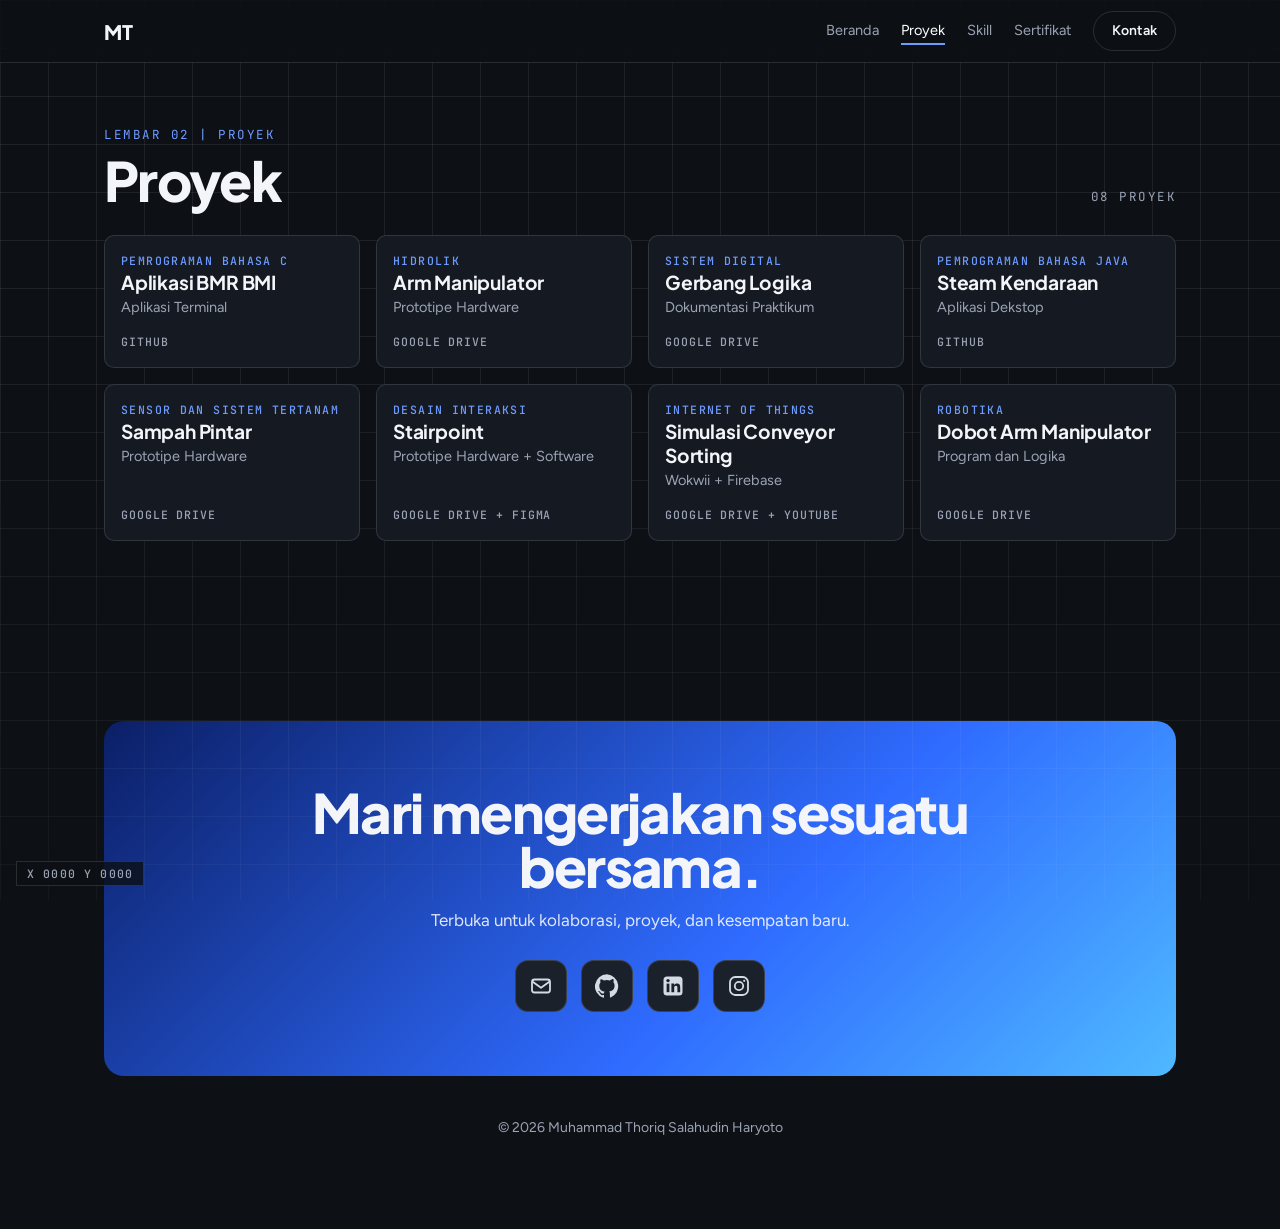
<file: proyek.html>
<!DOCTYPE html>
<html lang="id">
<head>
<meta charset="utf-8">
<meta name="viewport" content="width=device-width, initial-scale=1">
<meta name="theme-color" content="#0D1015">
<title>Proyek | Muhammad Thoriq Salahudin Haryoto</title>
<meta name="description" content="Portofolio pribadi mahasiswa Mekatronika dan Kecerdasan Buatan: robotika, IoT, sistem tertanam, dan desain interaksi.">
<link rel="preconnect" href="https://fonts.googleapis.com">
<link rel="preconnect" href="https://fonts.gstatic.com" crossorigin>
<link href="https://fonts.googleapis.com/css2?family=Plus+Jakarta+Sans:wght@500;700;800&family=Figtree:wght@400;500;600&family=JetBrains+Mono:wght@400;500&family=Caveat:wght@500;700&display=swap" rel="stylesheet">
<link rel="stylesheet" href="style.css">
</head>
<body data-page="proyek" data-title="Proyek">
<div class="gridlit" id="gridlit" aria-hidden="true"></div>
<div class="glow" id="glow" aria-hidden="true"></div>

<nav class="nav" id="nav"></nav>

<main>
  <section class="wrap pg">
    <div class="sh"><div><span class="mono">Lembar 02 | Proyek</span><h2>Proyek</h2></div><span class="mono" id="cnt" style="color:var(--muted)"></span></div>
    <div class="grid" id="grid"></div>
  </section>
</main>

<div class="band" id="kontak"></div>
<footer id="foot"></footer>

<div class="xy" id="xy">X 0000  Y 0000</div>

<dialog id="dlg" aria-label="Detail proyek">
  <div class="ban" id="dBan"><button class="x" id="dX" aria-label="Tutup">×</button><h3 id="dT"></h3></div>
  <div class="db"><span class="mono" id="dM"></span><p class="t" id="dD"></p><div class="ls" id="dL"></div></div>
</dialog>

<script src="data.js"></script>
<script src="app.js"></script>
</body>
</html>
</file>
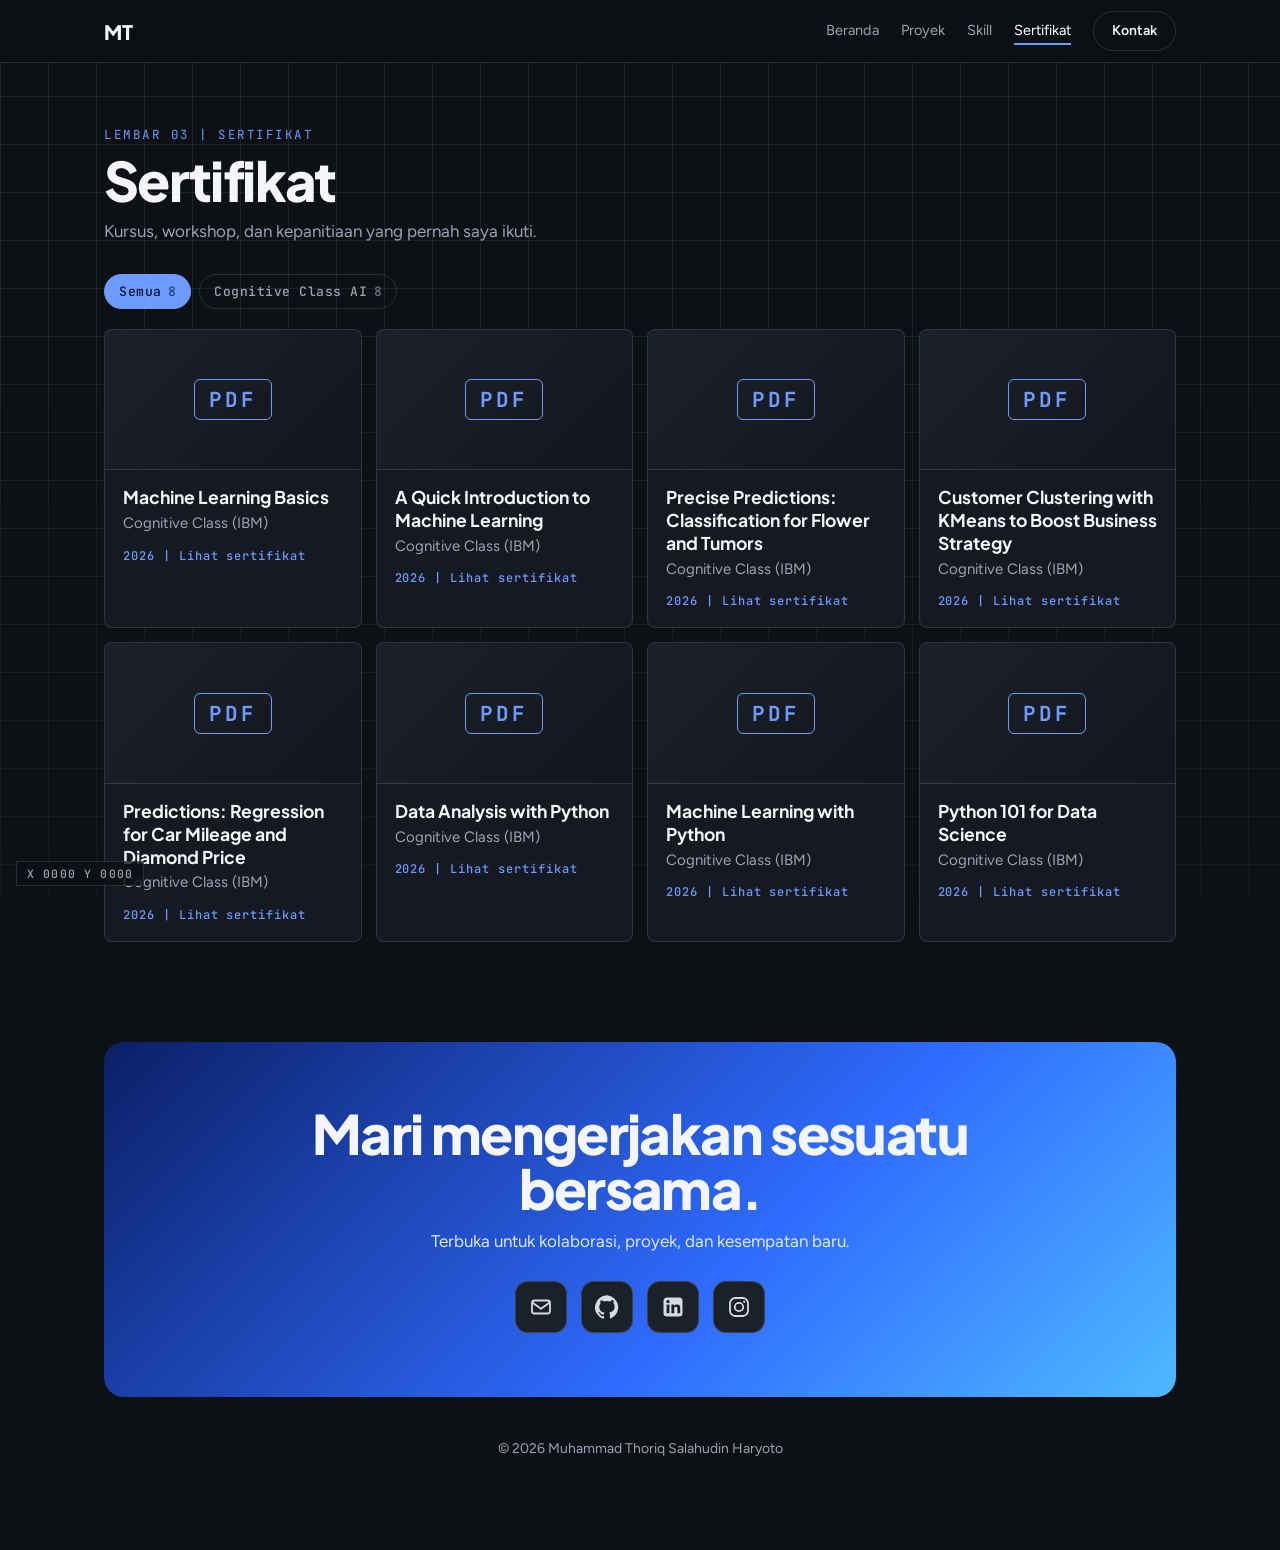
<file: sertifikat.html>
<!DOCTYPE html>
<html lang="id">
<head>
<meta charset="utf-8">
<meta name="viewport" content="width=device-width, initial-scale=1">
<meta name="theme-color" content="#0D1015">
<title>Sertifikat | Muhammad Thoriq Salahudin Haryoto</title>
<meta name="description" content="Daftar sertifikat kursus, pelatihan, dan kepanitiaan Muhammad Thoriq Salahudin Haryoto.">
<link rel="preconnect" href="https://fonts.googleapis.com">
<link rel="preconnect" href="https://fonts.gstatic.com" crossorigin>
<link href="https://fonts.googleapis.com/css2?family=Plus+Jakarta+Sans:wght@500;700;800&family=Figtree:wght@400;500;600&family=JetBrains+Mono:wght@400;500&family=Caveat:wght@500;700&display=swap" rel="stylesheet">
<link rel="stylesheet" href="style.css?v=4">
</head>
<body data-page="sertifikat" data-title="Sertifikat">
<div class="gridlit" id="gridlit" aria-hidden="true"></div>
<div class="glow" id="glow" aria-hidden="true"></div>

<nav class="nav" id="nav"></nav>

<main>
  <section class="wrap pg" id="top">
    <div class="sh">
      <div>
        <span class="mono">Lembar 03 | Sertifikat</span>
        <h2>Sertifikat</h2>
        <p class="sub">Kursus, workshop, dan kepanitiaan yang pernah saya ikuti.</p>
      </div>
    </div>
    <div class="filt" id="filt" role="tablist" aria-label="Kategori sertifikat"></div>
    <div class="certs" id="certs"></div>
  </section>
</main>

<div class="band" id="kontak"></div>
<footer id="foot"></footer>

<div class="xy" id="xy">X 0000  Y 0000</div>

<script src="data.js?v=3"></script>
<script src="app.js?v=4"></script>
</body>
</html>
</file>
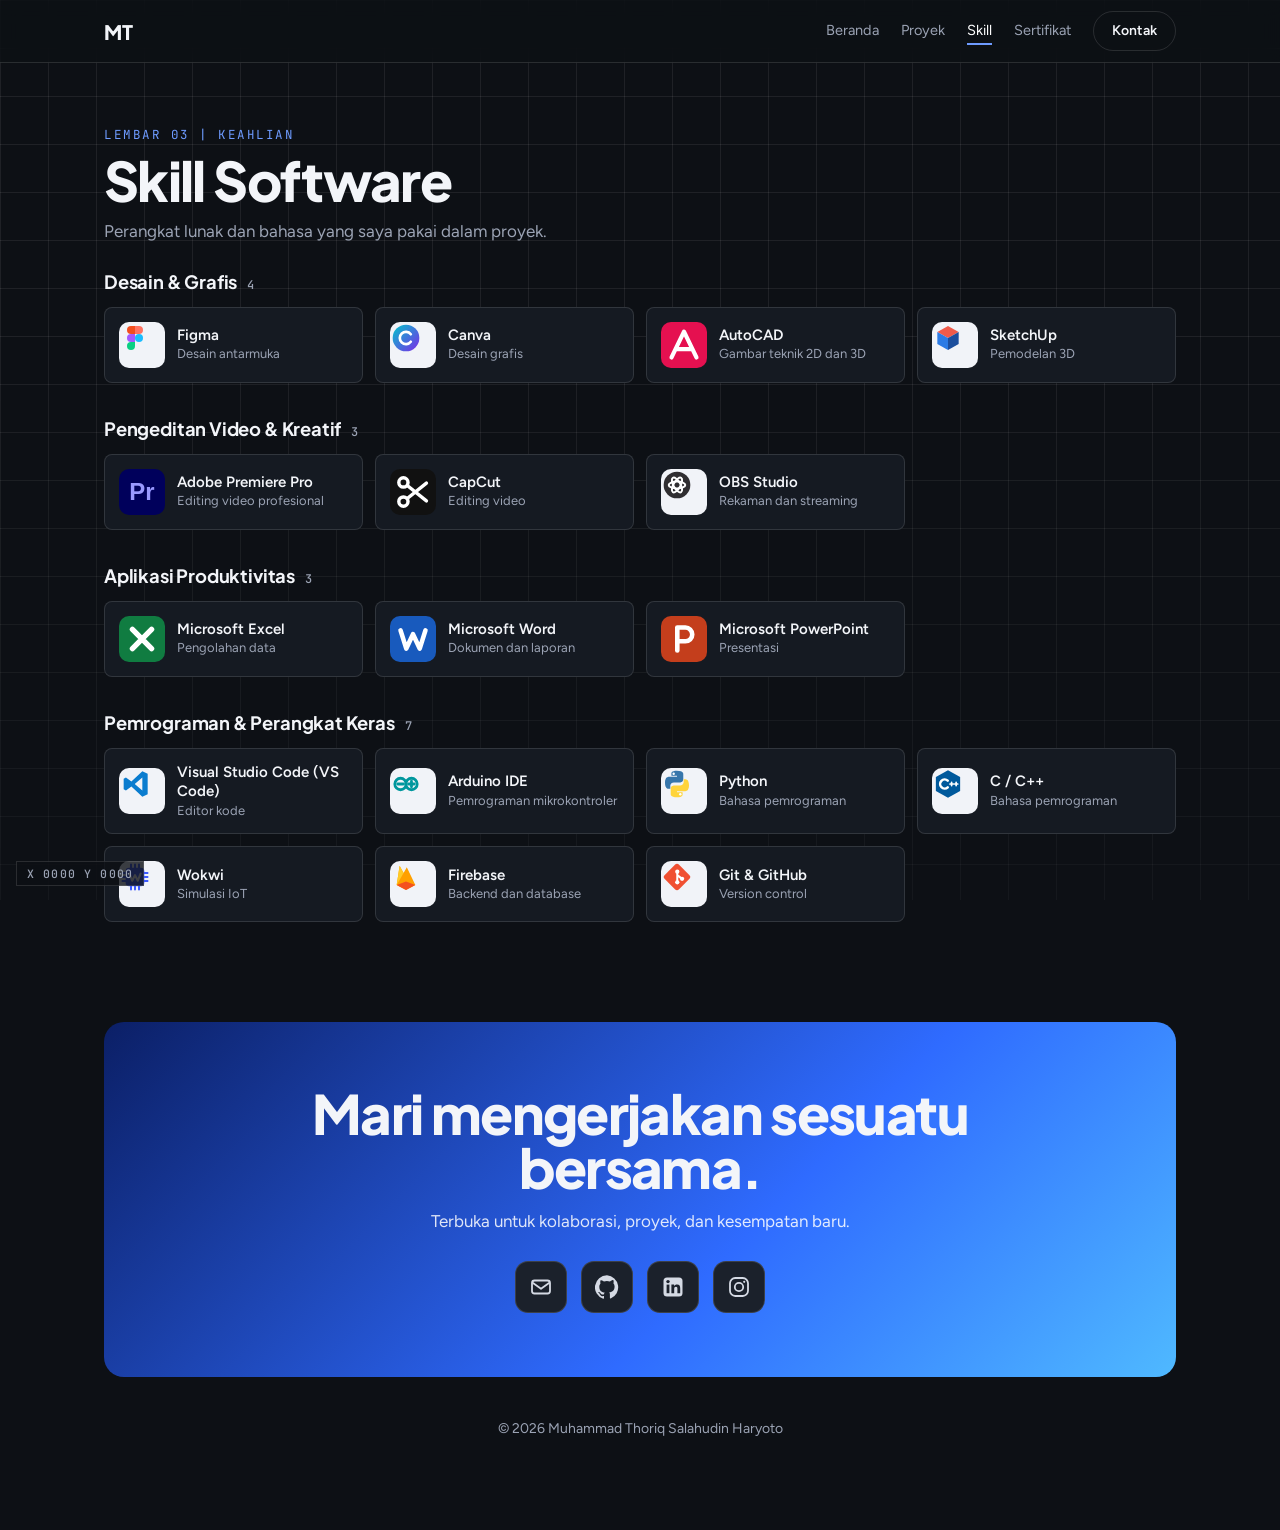
<file: skill.html>
<!DOCTYPE html>
<html lang="id">
<head>
<meta charset="utf-8">
<meta name="viewport" content="width=device-width, initial-scale=1">
<meta name="theme-color" content="#0D1015">
<title>Skill | Muhammad Thoriq Salahudin Haryoto</title>
<meta name="description" content="Portofolio pribadi mahasiswa Mekatronika dan Kecerdasan Buatan: robotika, IoT, sistem tertanam, dan desain interaksi.">
<link rel="preconnect" href="https://fonts.googleapis.com">
<link rel="preconnect" href="https://fonts.gstatic.com" crossorigin>
<link href="https://fonts.googleapis.com/css2?family=Plus+Jakarta+Sans:wght@500;700;800&family=Figtree:wght@400;500;600&family=JetBrains+Mono:wght@400;500&family=Caveat:wght@500;700&display=swap" rel="stylesheet">
<link rel="stylesheet" href="style.css?v=3">
</head>
<body data-page="skill" data-title="Skill">
<div class="gridlit" id="gridlit" aria-hidden="true"></div>
<div class="glow" id="glow" aria-hidden="true"></div>

<nav class="nav" id="nav"></nav>

<main>
  <section class="wrap pg">
    <span class="mono">Lembar 03 | Keahlian</span>
    <h2>Skill Software</h2>
    <p class="sub">Perangkat lunak dan bahasa yang saya pakai dalam proyek.</p>
    <div id="skills" style="margin-top:24px"></div>
  </section>
</main>

<div class="band" id="kontak"></div>
<footer id="foot"></footer>

<div class="xy" id="xy">X 0000  Y 0000</div>

<script src="data.js?v=3"></script>
<script src="app.js?v=3"></script>
</body>
</html>
</file>
<file: style.css>
/* Warna */
:root{
  --bg:#0D1015; --panel:#151A22; --panel2:#1B212B; --line:rgba(255,255,255,.12);
  --ink:#F3F5F9; --muted:#9BA3B4; --accent:#6E9BFF;
  --grad:linear-gradient(135deg,#0B1F66,#2F6BFF 60%,#4FB9FF);
  --head:"Plus Jakarta Sans",system-ui,-apple-system,"Segoe UI",sans-serif; --body:"Figtree",system-ui,-apple-system,"Segoe UI",Roboto,sans-serif;
  --mono:"JetBrains Mono",ui-monospace,Menlo,Consolas,monospace;
}
*{box-sizing:border-box}
html{scroll-behavior:smooth;background:var(--bg)}
body{margin:0;color:var(--ink);font:400 17px/1.65 var(--body);background:var(--bg);position:relative}
body::before{content:"";position:fixed;inset:0;pointer-events:none;background-image:linear-gradient(rgba(255,255,255,.075) 1px,transparent 1px),linear-gradient(90deg,rgba(255,255,255,.075) 1px,transparent 1px);background-size:48px 48px;-webkit-mask-image:linear-gradient(#000 35%,rgba(0,0,0,.45));mask-image:linear-gradient(#000 35%,rgba(0,0,0,.45))}
body.lock{overflow:hidden}
a{color:inherit}
button{font:inherit;color:inherit;cursor:pointer}
:focus-visible{outline:3px solid var(--accent);outline-offset:3px;border-radius:4px}
.wrap{position:relative;max-width:1120px;margin:0 auto;padding:0 24px}
.mono{font-family:var(--mono);font-size:12.5px;letter-spacing:.12em;text-transform:uppercase;color:var(--accent)}

/* Navigasi */
.nav{position:sticky;top:0;z-index:20;backdrop-filter:blur(10px);background:rgba(13,16,21,.75);border-bottom:1px solid var(--line)}
.nav .wrap{display:flex;align-items:center;gap:26px;height:62px}
.logo{font:800 1.25rem var(--head);text-decoration:none}
.nav .l{margin-left:auto;display:flex;align-items:center;gap:22px;font-size:14.5px}
.nav .l a{text-decoration:none;color:var(--muted)}
.nav .l a:hover{color:#fff}

/* Tentang */
.hero{display:grid;grid-template-columns:1.25fr .75fr;gap:56px;align-items:center;padding-top:72px;padding-bottom:70px}
.hero h1{font:800 clamp(1.9rem,4.4vw,3.5rem)/1.08 var(--head);letter-spacing:-.03em;overflow-wrap:anywhere;margin:12px 0 18px}
.hero .tag{font:500 clamp(1.15rem,2.2vw,1.5rem)/1.35 var(--head);margin:0 0 18px;max-width:20em}
.hero p.d{color:var(--muted);max-width:36em;margin:0 0 14px}
.btns{display:flex;gap:12px;flex-wrap:wrap;margin-top:26px}
.b{display:inline-block;padding:12px 24px;border-radius:99px;font-weight:600;text-decoration:none;border:1.5px solid transparent}
.b.w{background:#fff;color:#0D1015}
.b.o{border-color:rgba(255,255,255,.4)}
.b:hover{filter:brightness(.9)}
.frame{position:relative;justify-self:center;width:min(100%,340px);padding:14px}
.frame::before,.frame::after{content:"";position:absolute;width:34px;height:34px;border:2px solid var(--accent)}
.frame::before{top:0;left:0;border-right:0;border-bottom:0}
.frame::after{bottom:0;right:0;border-left:0;border-top:0}
.pic{aspect-ratio:4/5;border-radius:4px;background:var(--img,none) center/cover,var(--grad);display:grid;place-items:center;font:800 4.4rem var(--head);color:rgba(255,255,255,.55)}
.dim{position:absolute;font:500 11px var(--mono);letter-spacing:.1em;color:var(--accent);background:var(--bg);padding:0 6px}
.dim.t{top:-9px;left:56px}

/* Ringkasan */
.tb{display:grid;grid-template-columns:repeat(3,1fr);border:1px solid var(--line);margin:0 0 90px;background:var(--panel)}
.tb div{padding:14px 18px;border-right:1px solid var(--line);border-bottom:1px solid var(--line)}
.tb div:nth-child(3n){border-right:0}
.tb div:nth-last-child(-n+3){border-bottom:0}
.tb small{display:block;font:500 11px var(--mono);letter-spacing:.14em;color:var(--accent);text-transform:uppercase}
.tb span{font-weight:500}

section{padding-top:96px}
.sh{display:flex;flex-wrap:wrap;align-items:flex-end;justify-content:space-between;gap:16px;margin-bottom:24px}
h2{font:800 clamp(2.1rem,5vw,3.4rem)/1 var(--head);letter-spacing:-.03em;margin:6px 0 0}
.sub{color:var(--muted);margin:10px 0 0;max-width:34em}

/* Proyek: kotak maksimal 4 kolom */
.grid{display:grid;grid-template-columns:repeat(4,1fr);gap:16px}
.card{display:flex;flex-direction:column;text-align:left;padding:0;background:var(--panel);border:1px solid var(--line);border-radius:10px;overflow:hidden;transition:border-color .2s,transform .2s,box-shadow .2s}
.card:hover,.card:focus-visible{border-color:var(--accent);transform:translateY(-4px);box-shadow:0 16px 32px -16px rgba(0,0,0,.8)}
.th{position:relative;aspect-ratio:4/3;background:var(--img,none) center/cover,var(--panel2);border-bottom:1px solid var(--line);overflow:hidden}
.th.no{background:repeating-linear-gradient(45deg,var(--panel2) 0 10px,#171C25 10px 20px)}
.th.no::after{content:attr(data-n);position:absolute;right:12px;bottom:-4px;font:800 4.2rem/1 var(--head);color:rgba(255,255,255,.08)}
.cb{padding:16px 16px 18px;display:flex;flex-direction:column;gap:2px;flex:1}
.cb .c{font:500 11.5px var(--mono);letter-spacing:.12em;text-transform:uppercase;color:var(--accent)}
.cb .h{font:700 1.2rem/1.25 var(--head);letter-spacing:-.01em}
.cb .sb{color:var(--muted);font-size:14.5px}
.cb .k{margin-top:auto;padding-top:12px;font:500 11.5px var(--mono);letter-spacing:.08em;text-transform:uppercase;color:var(--muted)}


button.b{background:none;color:inherit;cursor:pointer}

/* Dobot */
.demo{display:grid;grid-template-columns:1.05fr .95fr;gap:16px;align-items:stretch}
.scene{background:var(--panel);border:1px solid var(--line);border-radius:12px;padding:10px;display:flex}
.scene svg{display:block;width:100%;height:auto;align-self:center}
.lbl{font:500 10px var(--mono);letter-spacing:.14em;fill:#6B7589}
.win{display:flex;flex-direction:column;background:#0A0D12;border:1px solid var(--line);border-radius:12px;overflow:hidden;min-width:0}
.wh{display:flex;align-items:center;gap:7px;padding:10px 14px;border-bottom:1px solid var(--line);font:500 12px var(--mono);color:var(--muted)}
.wh i{width:10px;height:10px;border-radius:50%;display:block}
.wh i:nth-child(1){background:#FF5D5D}.wh i:nth-child(2){background:#FFC24B}.wh i:nth-child(3){background:#3DDC97}
.wh span{margin-left:8px}
.src{margin:0;padding:12px 0;font:400 12px/1.8 var(--mono);color:#D9DEE9;overflow-x:auto;counter-reset:n;white-space:pre}
.ln{display:block;padding-right:14px;border-left:3px solid transparent;transition:background .2s}
.ln::before{counter-increment:n;content:counter(n);display:inline-block;width:2.4em;text-align:right;margin-right:1em;color:#566075}
.ln.on{background:rgba(47,107,255,.2);border-left-color:#4F86FF}
.ln .k{color:#FF8A6B}.ln .s{color:#7EE0A5}.ln .n{color:#FFD166}.ln .c{color:#6B7589}
.logh{border-top:1px solid var(--line);padding:8px 14px 0;font:500 11px var(--mono);letter-spacing:.14em;color:#566075;background:#0D1015}
.log{padding:2px 14px 12px;font:400 12.5px/1.65 var(--mono);color:#7EE0A5;min-height:8.4em;background:#0D1015;white-space:pre-wrap}
.sr{position:absolute;width:1px;height:1px;margin:0;overflow:hidden;clip:rect(0 0 0 0);white-space:nowrap}
.acts{display:flex;gap:8px;flex-wrap:wrap}
.acts .b{padding:8px 16px;font-size:14px}
.lab{font:500 11px var(--mono);letter-spacing:.12em;fill:#2F6BFF}
.val{font:700 24px "Caveat",cursive;fill:#12307F}
.demo{margin-bottom:80px}
@media (max-width:900px){.demo{grid-template-columns:1fr}}

/* Skill software */
.skills{display:grid;grid-template-columns:repeat(4,1fr);gap:12px}
.skill{display:flex;gap:12px;align-items:center;background:var(--panel);border:1px solid var(--line);border-radius:8px;padding:14px;transition:border-color .2s}
.skill:hover{border-color:var(--accent)}
.ic{flex:none;width:46px;height:46px;border-radius:10px;background:#F1F3F8;display:grid;place-items:center;font:700 13px var(--mono);color:#1A2030;overflow:hidden}
.ic svg{width:32px;height:32px;display:block}
.skill b{display:block;font-weight:600;font-size:15px;line-height:1.3}
.skill span{display:block;color:var(--muted);font-size:13px;line-height:1.35}

/* Sertifikat */
.certs{display:grid;grid-template-columns:repeat(auto-fit,minmax(240px,1fr));gap:14px}
.cert{display:flex;flex-direction:column;gap:2px;padding:18px;border:1px solid var(--line);border-radius:8px;background:var(--panel);text-decoration:none;transition:border-color .2s,transform .2s}
.cert:hover{border-color:var(--accent);transform:translateY(-3px)}
.cert b{font:700 1.1rem/1.3 var(--head)}
.cert span{color:var(--muted);font-size:15px}
.filt{display:flex;flex-wrap:wrap;gap:8px;margin:0 0 20px}
.filt button{font:500 13px var(--mono);letter-spacing:.04em;padding:8px 14px;border-radius:999px;border:1px solid var(--line);background:transparent;color:var(--muted);cursor:pointer;transition:all .2s}
.filt button:hover{border-color:var(--accent);color:#fff}
.filt button.on{background:var(--accent);border-color:var(--accent);color:#06142e}
.filt button i{font-style:normal;opacity:.65;margin-left:6px}
div.cert{cursor:default}div.cert:hover{transform:none}
.cert .th{aspect-ratio:4/3;margin:-18px -18px 14px;border-radius:8px 8px 0 0;overflow:hidden;background:#0A0D12;border-bottom:1px solid var(--line);display:grid;place-items:center}
.cert .th img{width:100%;height:100%;object-fit:contain;display:block;transition:transform .3s}
.cert:hover .th img{transform:scale(1.04)}
.lb{position:fixed;inset:0;z-index:100;display:none;place-items:center;padding:24px;background:rgba(5,7,10,.88);cursor:zoom-out}
.lb.on{display:grid}
.lb img{max-width:100%;max-height:88vh;border-radius:8px;box-shadow:0 20px 60px rgba(0,0,0,.6)}
.lb a{position:absolute;bottom:20px;left:50%;transform:translateX(-50%);color:#fff;font:500 13px var(--mono);letter-spacing:.08em;text-decoration:underline}
.cert em{font:500 12px var(--mono);font-style:normal;color:var(--accent);margin-top:10px;letter-spacing:.08em}

/* Kontak */
.band{margin:100px auto 0;max-width:1120px;padding:0 24px}
.band .in{border-radius:20px;background:var(--grad);padding:64px 32px;text-align:center}
.band h2{margin:0 auto 12px;max-width:14em;font-size:clamp(1.75rem,7vw,3.4rem);overflow-wrap:anywhere;hyphens:auto}
.band p{color:rgba(255,255,255,.85);margin:0 auto 26px;max-width:30em}
.mail{display:inline-block;font:700 clamp(1.2rem,3.4vw,2rem) var(--head);text-decoration:none;background:#fff;color:#0A1640;padding:14px 30px;border-radius:99px}
.mail:hover{filter:brightness(.92)}
.mail{max-width:100%;overflow-wrap:anywhere}
h1,h2,h3{overflow-wrap:break-word}
@media (max-width:480px){.band .in{padding:48px 20px}.mail{padding:12px 20px}}
.soc{display:flex;gap:10px 24px;justify-content:center;flex-wrap:wrap;margin-top:26px}

footer{position:relative;padding:40px 24px 90px;text-align:center;color:var(--muted);font-size:14px}

.xy{position:fixed;left:16px;bottom:14px;z-index:18;font:500 11.5px var(--mono);letter-spacing:.1em;color:var(--muted);background:rgba(13,16,21,.8);border:1px solid var(--line);padding:4px 10px;pointer-events:none}
@media (hover:none){.xy{display:none}}

/* Detail proyek */
dialog{width:min(720px,94vw);max-height:92vh;overflow:auto;padding:0;border:1px solid var(--line);border-radius:12px;background:#12161D;color:var(--ink);box-shadow:0 30px 80px rgba(0,0,0,.7)}
dialog::backdrop{background:rgba(3,5,9,.8)}
.ban{position:relative;aspect-ratio:16/7;display:flex;align-items:flex-end;padding:22px 26px;background:linear-gradient(to top,#12161D 4%,transparent 70%),var(--img,none) center/cover,repeating-linear-gradient(45deg,var(--panel2) 0 10px,#171C25 10px 20px)}
.ban h3{font:800 clamp(2rem,6vw,3rem)/1 var(--head);letter-spacing:-.03em;margin:0}
.x{position:absolute;top:12px;right:12px;width:38px;height:38px;border-radius:50%;border:1px solid var(--line);background:rgba(13,16,21,.8);font-size:1.3rem;line-height:1}
.db{padding:8px 26px 28px}
.db p.t{color:#D3D9E6;margin:6px 0 20px}
.ls{display:flex;gap:10px;flex-wrap:wrap}

@media (max-width:1000px){.grid,.skills{grid-template-columns:repeat(3,1fr)}}
@media (max-width:820px){
  .hero{grid-template-columns:1fr;padding-top:44px;gap:40px}
  .frame{order:-1;width:min(70%,260px);justify-self:start}
  .tb{grid-template-columns:1fr 1fr}
  .tb div:nth-child(3n){border-right:1px solid var(--line)}
  .tb div:nth-child(2n){border-right:0}
  .tb div:nth-last-child(-n+3){border-bottom:1px solid var(--line)}
  .tb div:nth-last-child(-n+2){border-bottom:0}
  .nav .wrap{height:auto;flex-wrap:wrap;gap:6px 14px;padding-top:10px;padding-bottom:8px}
  .nav .l{order:3;width:100%;margin-left:0;gap:14px;font-size:13.5px;overflow-x:auto;white-space:nowrap;padding-bottom:4px;scrollbar-width:none}
  .nav .l::-webkit-scrollbar{display:none}
}
@media (max-width:720px){.grid,.skills{grid-template-columns:repeat(2,1fr)}}
@media (max-width:480px){.grid,.skills{grid-template-columns:1fr}}
@media (prefers-reduced-motion:reduce){*{transition:none!important}html{scroll-behavior:auto}}

/* Efek hover cahaya */
.glow{position:fixed;left:0;top:0;width:280px;height:280px;margin:-140px 0 0 -140px;border-radius:50%;pointer-events:none;z-index:0;opacity:0;transition:opacity .2s;background:radial-gradient(circle,rgba(79,134,255,.22),rgba(47,107,255,.06) 50%,transparent 70%);will-change:transform}
.glow.on{opacity:1}
.gridlit{position:fixed;inset:0;pointer-events:none;z-index:0;opacity:0;transition:opacity .2s;background-image:linear-gradient(rgba(130,170,255,.28) 1px,transparent 1px),linear-gradient(90deg,rgba(130,170,255,.28) 1px,transparent 1px);background-size:48px 48px;-webkit-mask-image:radial-gradient(circle 150px at var(--gx,50%) var(--gy,50%),#000,transparent);mask-image:radial-gradient(circle 150px at var(--gx,50%) var(--gy,50%),#000,transparent)}
.gridlit.on{opacity:1}
.card,.skill,.scene,.win{--mx:50%;--my:50%;position:relative}
.card:hover,.skill:hover,.scene:hover,.win:hover{background:radial-gradient(circle 130px at var(--mx) var(--my),rgba(110,155,255,.18),transparent 75%),var(--panel2);border-color:rgba(110,155,255,.55)}
.win:hover{background:radial-gradient(circle 130px at var(--mx) var(--my),rgba(110,155,255,.16),transparent 75%),#0A0D12}
.b{--mx:50%;--my:50%}
.b:hover{box-shadow:0 0 0 1px rgba(110,155,255,.5),0 0 22px rgba(79,134,255,.35)}
@media (hover:none),(prefers-reduced-motion:reduce){.glow,.gridlit{display:none}}

/* Halaman terpisah */
.nav .l a.on{color:#fff;box-shadow:0 2px 0 var(--accent)}
.pg{padding-top:56px;min-height:62vh}
.pg .sh{margin-bottom:28px}
.tzs{display:grid;grid-template-columns:repeat(3,1fr);gap:14px}
.tz{display:flex;flex-direction:column;gap:6px;padding:24px;border:1px solid var(--line);border-radius:10px;background:var(--panel);text-decoration:none;transition:border-color .2s,transform .2s;--mx:50%;--my:50%;position:relative}
.tz:hover{border-color:rgba(110,155,255,.55);transform:translateY(-3px);background:radial-gradient(circle 130px at var(--mx) var(--my),rgba(110,155,255,.18),transparent 75%),var(--panel2)}
.tz .n{font:800 2.6rem/1 var(--head);letter-spacing:-.03em}
.tz b{font:700 1.15rem var(--head)}
.tz span{color:var(--muted);font-size:15px}
.tz em{font:500 12px var(--mono);font-style:normal;color:var(--accent);margin-top:12px;letter-spacing:.08em}
@media (max-width:720px){.tzs{grid-template-columns:1fr}}

/* Pratinjau sertifikat PDF */
.cert .th.pdf{aspect-ratio:4/2.2;background:linear-gradient(135deg,#1B212B,#12161D)}
.cert .th.pdf b{font:700 1.3rem var(--mono);letter-spacing:.2em;color:var(--accent);border:1.5px solid var(--accent);padding:6px 14px;border-radius:6px;margin:0}
.lb iframe{width:min(960px,100%);height:86vh;border:0;border-radius:8px;background:#fff;box-shadow:0 20px 60px rgba(0,0,0,.6)}
.lb iframe[hidden],.lb img[hidden]{display:none}
.lb .lx{position:absolute;top:14px;right:18px;width:42px;height:42px;border-radius:50%;border:1px solid rgba(255,255,255,.3);background:rgba(20,24,32,.8);color:#fff;font-size:26px;line-height:1;cursor:pointer}
.lb .lx:hover{border-color:var(--accent)}

[hidden]{display:none!important}

/* Tombol Kontak */
.nav .l a.go{background:transparent;color:var(--ink);border:1px solid var(--line);font-weight:600;font-size:14px;padding:7px 18px;border-radius:99px;transition:border-color .2s,color .2s}
.nav .l a.go:hover{color:#fff;border-color:var(--accent)}
@media (max-width:480px){.nav .l a.go{padding:6px 13px;font-size:13px}}
@media (max-width:380px){.nav .l{gap:10px;font-size:13px}.nav .l a.go{padding:6px 11px}}

/* Kelompok skill */
.sg{display:flex;align-items:baseline;gap:10px;margin:34px 0 14px;font:700 1.15rem var(--head);letter-spacing:-.01em}
.sg:first-child{margin-top:8px}
.sg i{font:500 12px var(--mono);font-style:normal;color:var(--muted)}

/* Ikon aplikasi */
.ic.fill{background:none}
.ic.fill svg{width:100%;height:100%}
/* Ikon sosial */
.soc{gap:14px}
.soc a{--t:#1B212B;width:52px;height:52px;border-radius:13px;display:grid;place-items:center;background:#1B212B;border:1px solid rgba(255,255,255,.14);color:#D5DAE4;text-decoration:none;transition:background .2s,color .2s,transform .2s,--t .2s}
.soc a svg{width:24px;height:24px;display:block}
.soc a:hover{--t:#fff;background:#fff;color:#0D1015;transform:translateY(-3px)}
</file>
